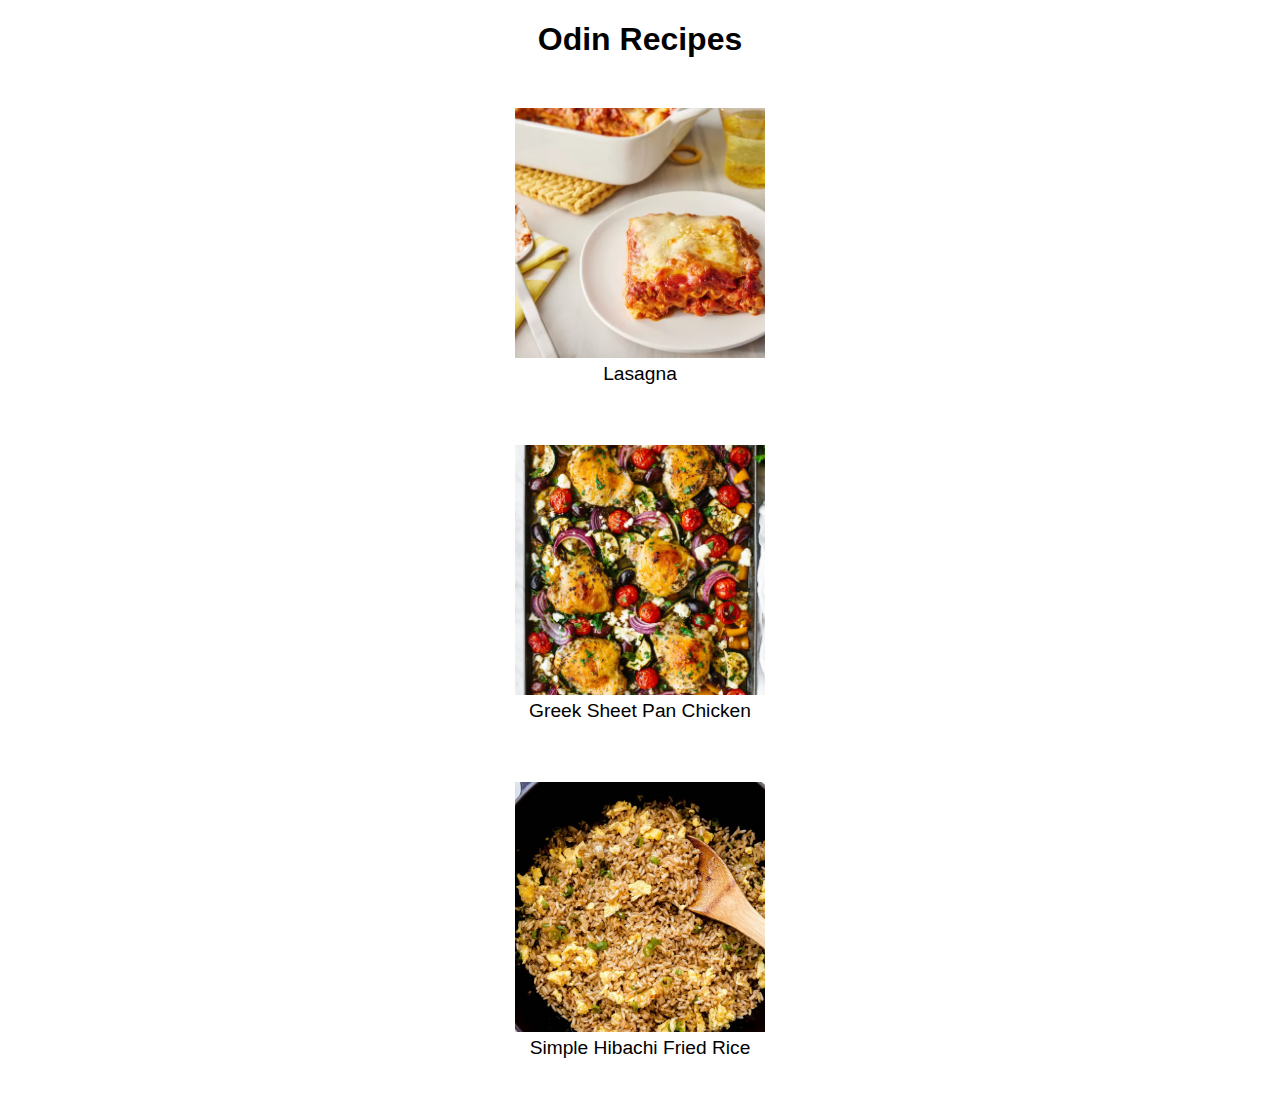
<file: index.html>
<!DOCTYPE html>
<html lang="en">
    <head>
        <meta charset="UTF-8">
        <meta name="viewport" content="width=device-width, initial-scale=1.0">
        <title>Odin Recipes</title>
        <link rel="stylesheet" href="style.css">
    </head>
    <body>
        <h1>Odin Recipes</h1>
        <div class="recipe-list">
            <a class="recipe-card" href="./recipes/lasagna.html">
                <img src="../images/lasagna.webp" alt="Lasagna">
                <p>Lasagna</p>
            </a>
            <a class="recipe-card" href="./recipes/greekSheetPanChicken.html">
                <img src="../images/greekSheetPanChicken.webp" alt="Lasagna">
                <p>Greek Sheet Pan Chicken</p>
            </a>
            <a class="recipe-card" href="./recipes/hibachiFriedRice.html">
                <img src="../images/hibachiFriedRice.jpg" alt="Lasagna">
                <p>Simple Hibachi Fried Rice</p>
            </a>
        </div>
    </body>
</html>
</file>
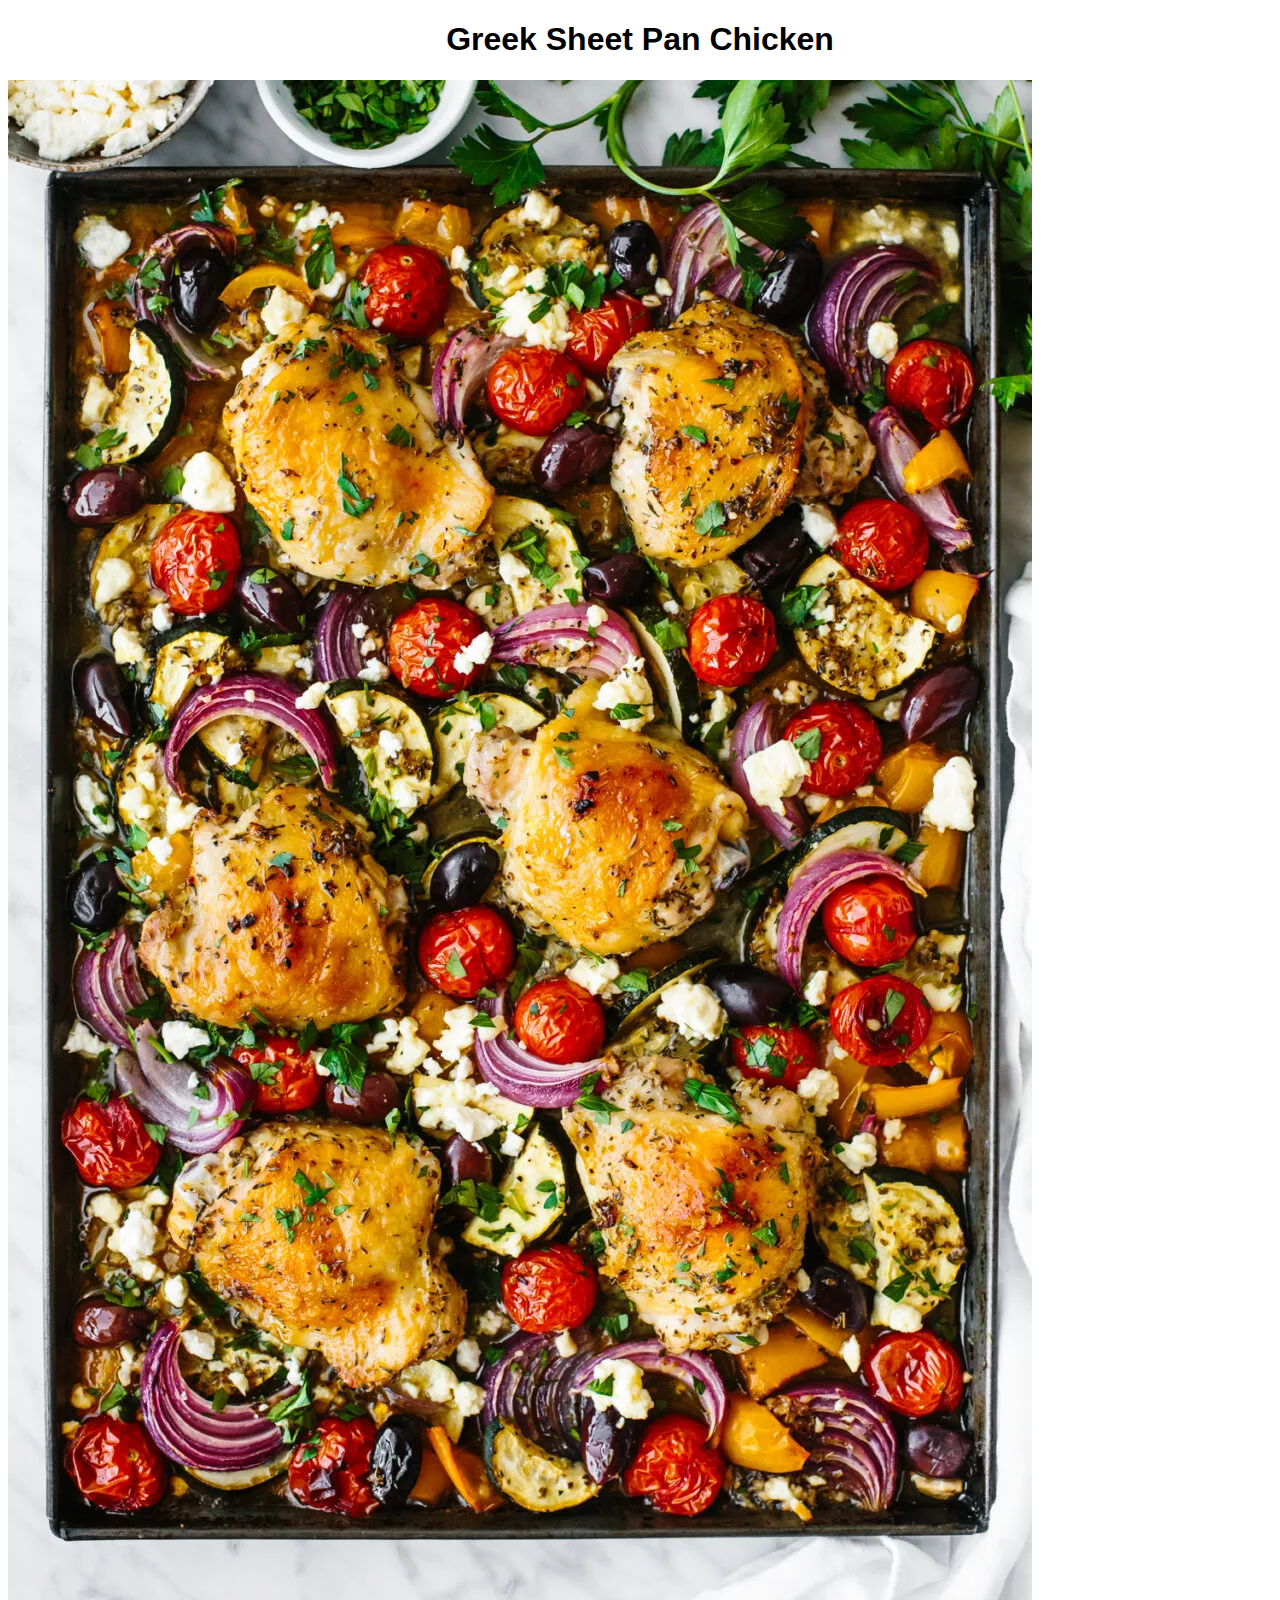
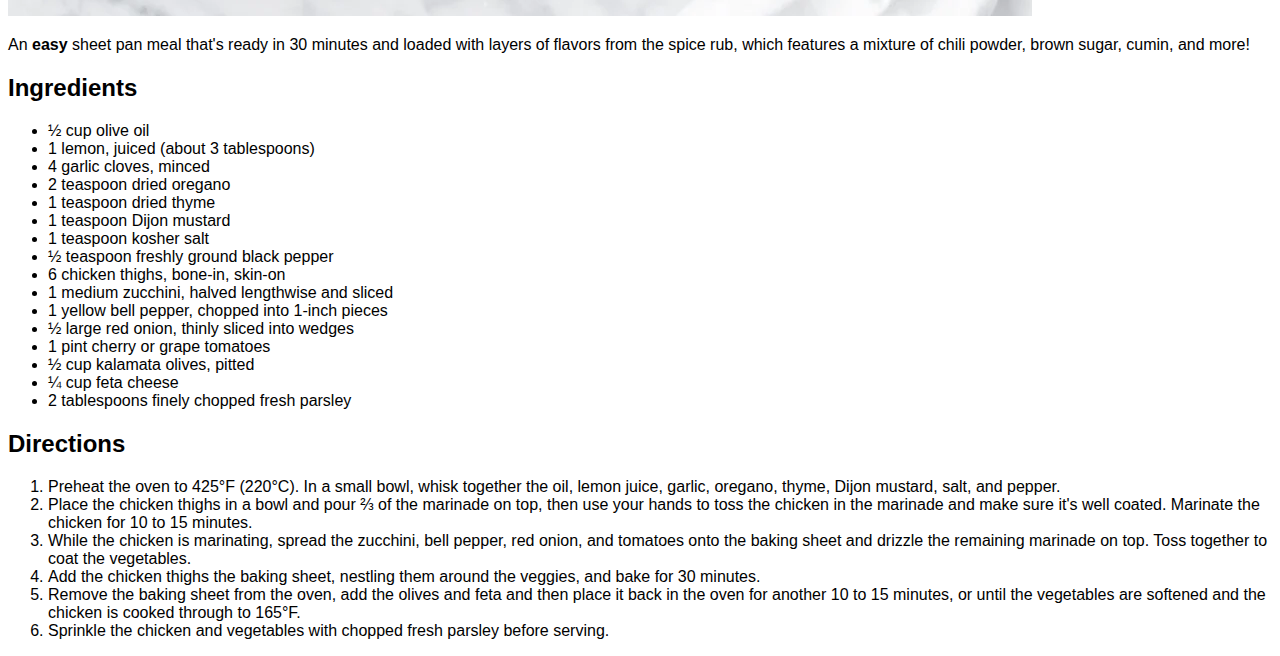
<file: recipes/greekSheetPanChicken.html>
<!DOCTYPE html>
<html lang="en">
    <head>
        <meta charset="UTF-8">
        <meta name="viewport" content="width=device-width, initial-scale=1.0">
        <title>Greek Sheet Pan Chicken - Odin Recipes</title>
        <link rel="stylesheet" href="../style.css">
    </head>
    <body>
        <h1>Greek Sheet Pan Chicken</h1>
        <img src="../images/greekSheetPanChicken.webp" alt="Greek Sheet Pan Chicken">
        <p>An <strong>easy</strong> sheet pan meal that's ready in 30 minutes and loaded with layers of flavors from the spice rub, which features a mixture of chili powder, brown sugar, cumin, and more!</p>
        <h2>Ingredients</h2>
        <ul>
            <li>½ cup olive oil</li>
            <li>1 lemon, juiced (about 3 tablespoons)</li>
            <li>4 garlic cloves, minced</li>
            <li>2 teaspoon dried oregano</li>
            <li>1 teaspoon dried thyme</li>
            <li>1 teaspoon Dijon mustard</li>
            <li>1 teaspoon kosher salt</li>
            <li>½ teaspoon freshly ground black pepper</li>
            <li>6 chicken thighs, bone-in, skin-on</li>
            <li>1 medium zucchini, halved lengthwise and sliced</li>
            <li>1 yellow bell pepper, chopped into 1-inch pieces</li>
            <li>½ large red onion, thinly sliced into wedges</li>
            <li>1 pint cherry or grape tomatoes</li>
            <li>½ cup kalamata olives, pitted</li>
            <li>¼ cup feta cheese</li>
            <li>2 tablespoons finely chopped fresh parsley</li>
        </ul>
        <h2>Directions</h2>
        <ol>
            <li>Preheat the oven to 425°F (220°C). In a small bowl, whisk together the oil, lemon juice, garlic, oregano, thyme, Dijon mustard, salt, and pepper.</li>
            <li>Place the chicken thighs in a bowl and pour ⅔ of the marinade on top, then use your hands to toss the chicken in the marinade and make sure it's well coated. Marinate the chicken for 10 to 15 minutes.</li>
            <li>While the chicken is marinating, spread the zucchini, bell pepper, red onion, and tomatoes onto the baking sheet and drizzle the remaining marinade on top. Toss together to coat the vegetables.</li>
            <li>Add the chicken thighs the baking sheet, nestling them around the veggies, and bake for 30 minutes.</li>
            <li>Remove the baking sheet from the oven, add the olives and feta and then place it back in the oven for another 10 to 15 minutes, or until the vegetables are softened and the chicken is cooked through to 165°F.</li>
            <li>Sprinkle the chicken and vegetables with chopped fresh parsley before serving.</li>
        </ol>
    </body>
</html>
</file>
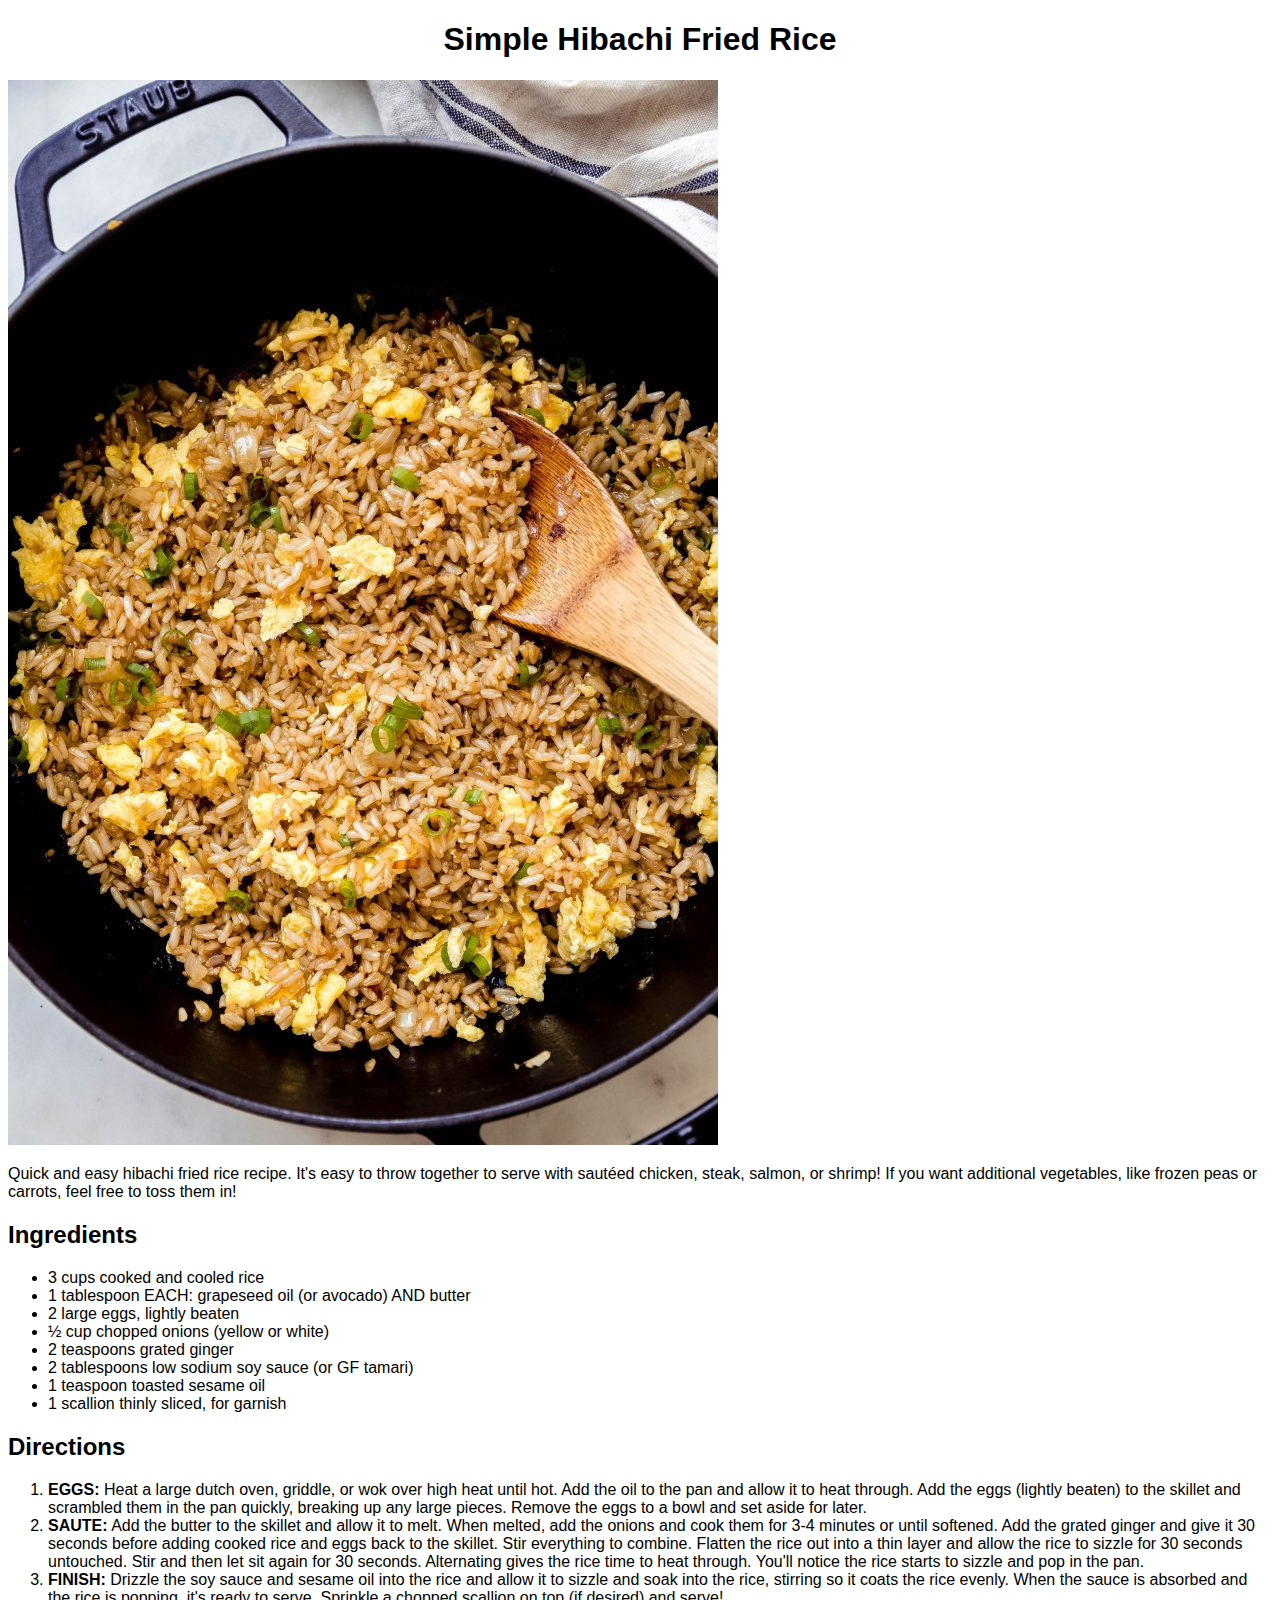
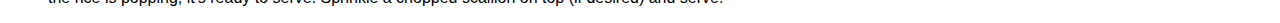
<file: recipes/hibachiFriedRice.html>
<!DOCTYPE html>
<html lang="en">
    <head>
        <meta charset="UTF-8">
        <meta name="viewport" content="width=device-width, initial-scale=1.0">
        <title>Simple Hibachi Fried Rice - Odin Recipes</title>
        <link rel="stylesheet" href="../style.css">

    </head>
    <body>
        <h1>Simple Hibachi Fried Rice</h1>
        <img src="../images/hibachiFriedRice.jpg" alt="Lasagna">
        <p>Quick and easy hibachi fried rice recipe. It's easy to throw together to serve with sautéed chicken, steak, salmon, or shrimp! If you want additional vegetables, like frozen peas or carrots, feel free to toss them in!</p>
        <h2>Ingredients</h2>
        <ul>
            <li>3 cups cooked and cooled rice</li>
            <li>1 tablespoon EACH: grapeseed oil (or avocado) AND butter</li>
            <li>2 large eggs, lightly beaten</li>
            <li>½ cup chopped onions (yellow or white)</li>
            <li>2 teaspoons grated ginger</li>
            <li>2 tablespoons low sodium soy sauce (or GF tamari)</li>
            <li>1 teaspoon toasted sesame oil</li>
            <li>1 scallion thinly sliced, for garnish</li>
        </ul>
        <h2>Directions</h2>
        <ol>
            <li><strong>EGGS:</strong> Heat a large dutch oven, griddle, or wok over high heat until hot. Add the oil to the pan and allow it to heat through. Add the eggs (lightly beaten) to the skillet and scrambled them in the pan quickly, breaking up any large pieces. Remove the eggs to a bowl and set aside for later.</li>
            <li><strong>SAUTE:</strong> Add the butter to the skillet and allow it to melt. When melted, add the onions and cook them for 3-4 minutes or until softened. Add the grated ginger and give it 30 seconds before adding cooked rice and eggs back to the skillet. Stir everything to combine. Flatten the rice out into a thin layer and allow the rice to sizzle for 30 seconds untouched. Stir and then let sit again for 30 seconds. Alternating gives the rice time to heat through. You'll notice the rice starts to sizzle and pop in the pan.</li>
            <li><strong>FINISH:</strong> Drizzle the soy sauce and sesame oil into the rice and allow it to sizzle and soak into the rice, stirring so it coats the rice evenly. When the sauce is absorbed and the rice is popping, it's ready to serve. Sprinkle a chopped scallion on top (if desired) and serve!</li>
        </ol>
    </body>
</html>
</file>
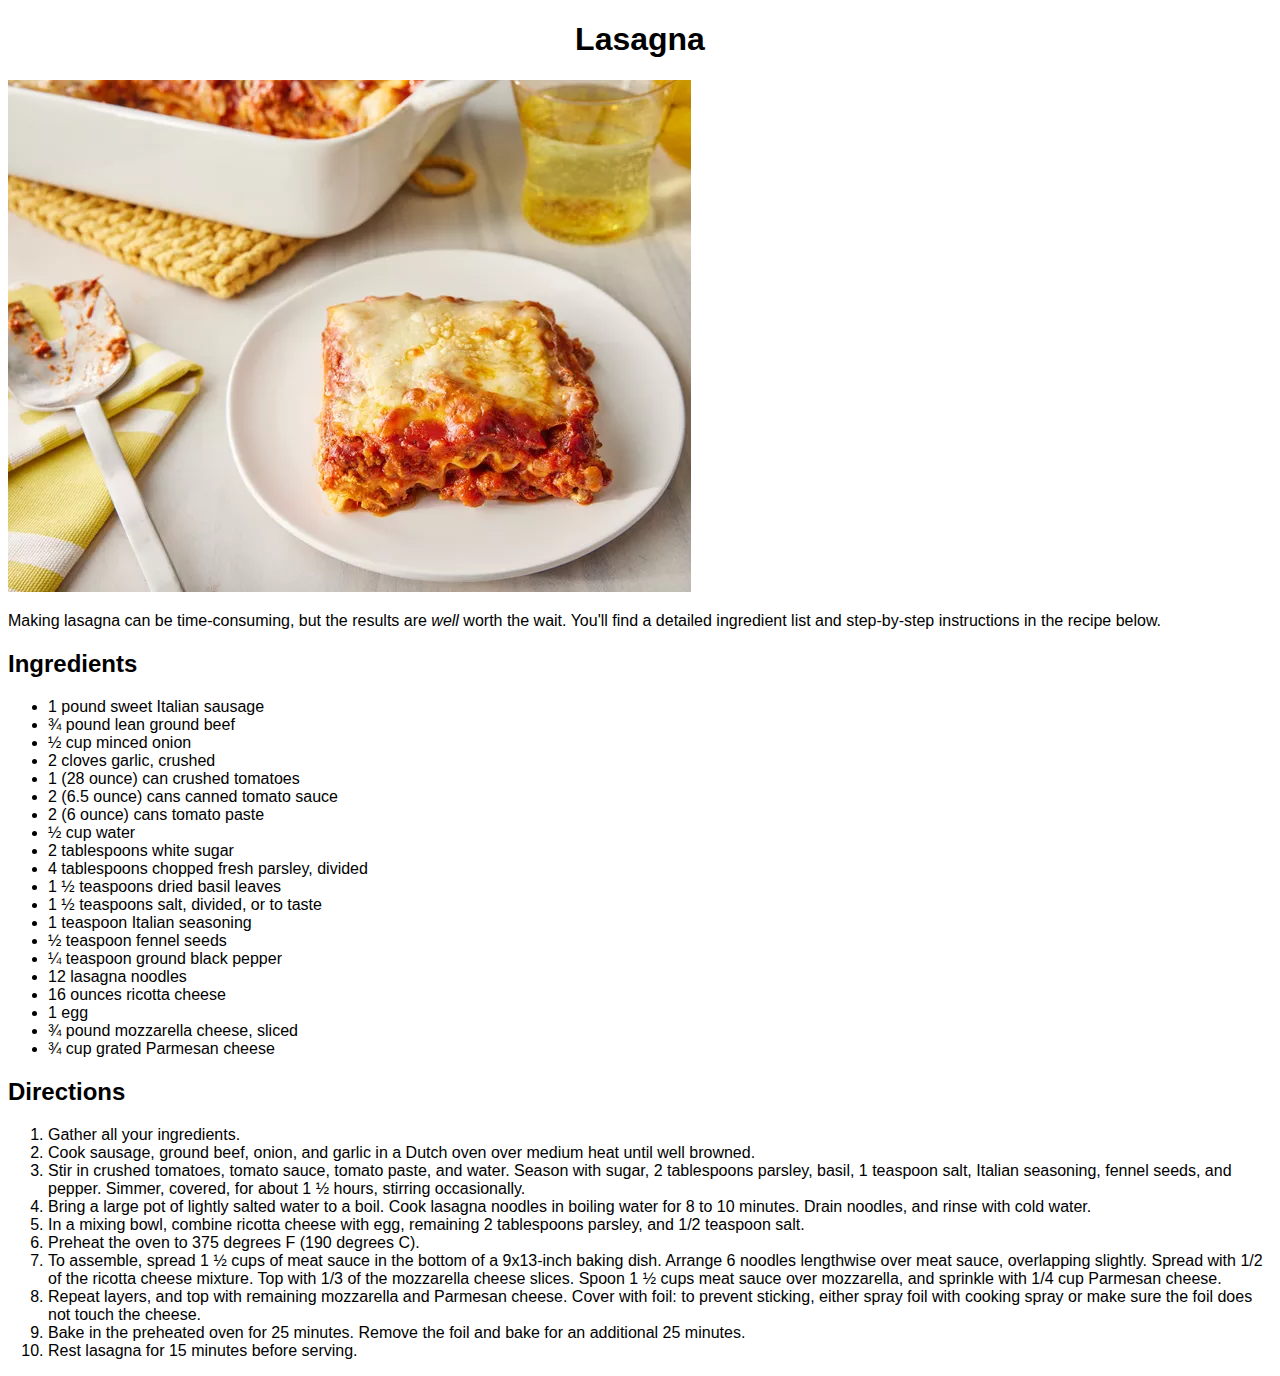
<file: recipes/lasagna.html>
<!DOCTYPE html>
<html lang="en">
    <head>
        <meta charset="UTF-8">
        <meta name="viewport" content="width=device-width, initial-scale=1.0">
        <title>Lasagna - Odin Recipes</title>
        <link rel="stylesheet" href="../style.css">

    </head>
    <body>
        <h1>Lasagna</h1>
        <img src="../images/lasagna.webp" alt="Lasagna">
        <p>Making lasagna can be time-consuming, but the results are <em>well</em> worth the wait. You'll find a detailed ingredient list and step-by-step instructions in the recipe below.</p>
        <h2>Ingredients</h2>
        <ul>
            <li>1 pound sweet Italian sausage</li>
            <li>¾ pound lean ground beef</li>
            <li>½ cup minced onion</li>
            <li>2 cloves garlic, crushed</li>
            <li>1 (28 ounce) can crushed tomatoes</li>
            <li>2 (6.5 ounce) cans canned tomato sauce</li>
            <li>2 (6 ounce) cans tomato paste</li>
            <li>½ cup water</li>
            <li>2 tablespoons white sugar</li>
            <li>4 tablespoons chopped fresh parsley, divided</li>
            <li>1 ½ teaspoons dried basil leaves</li>
            <li>1 ½ teaspoons salt, divided, or to taste</li>
            <li>1 teaspoon Italian seasoning</li>
            <li>½ teaspoon fennel seeds</li>
            <li>¼ teaspoon ground black pepper</li>
            <li>12 lasagna noodles</li>
            <li>16 ounces ricotta cheese</li>
            <li>1 egg</li>
            <li>¾ pound mozzarella cheese, sliced</li>
            <li>¾ cup grated Parmesan cheese</li>
        </ul>
        <h2>Directions</h2>
        <ol>
            <li>Gather all your ingredients.</li>
            <li>Cook sausage, ground beef, onion, and garlic in a Dutch oven over medium heat until well browned.</li>
            <li>Stir in crushed tomatoes, tomato sauce, tomato paste, and water. Season with sugar, 2 tablespoons parsley, basil, 1 teaspoon salt, Italian seasoning, fennel seeds, and pepper. Simmer, covered, for about 1 ½ hours, stirring occasionally.</li>
            <li>Bring a large pot of lightly salted water to a boil. Cook lasagna noodles in boiling water for 8 to 10 minutes. Drain noodles, and rinse with cold water.</li>
            <li>In a mixing bowl, combine ricotta cheese with egg, remaining 2 tablespoons parsley, and 1/2 teaspoon salt.</li>
            <li>Preheat the oven to 375 degrees F (190 degrees C).</li>
            <li>To assemble, spread 1 ½ cups of meat sauce in the bottom of a 9x13-inch baking dish. Arrange 6 noodles lengthwise over meat sauce, overlapping slightly. Spread with 1/2 of the ricotta cheese mixture. Top with 1/3 of the mozzarella cheese slices. Spoon 1 ½ cups meat sauce over mozzarella, and sprinkle with 1/4 cup Parmesan cheese.</li>
            <li>Repeat layers, and top with remaining mozzarella and Parmesan cheese. Cover with foil: to prevent sticking, either spray foil with cooking spray or make sure the foil does not touch the cheese.</li>
            <li>Bake in the preheated oven for 25 minutes. Remove the foil and bake for an additional 25 minutes.</li>
            <li>Rest lasagna for 15 minutes before serving.</li>
        </ol>
    </body>
</html>
</file>
<file: style.css>
* {
  box-sizing: border-box;
}

body {
  font-family: Arial, Helvetica, sans-serif;
  /* outline: auto; */
}

h1 {
  text-align: center;
}

.recipe-card {
  display: block;
  text-align: center;
  color: black;
  font-size: larger;
  text-decoration: none;
  margin: 40px 200px;
  padding: 10px;
  /* outline: auto;
  outline-color: bisque; */
}

.recipe-card:hover {
  text-decoration: underline;
}

.recipe-card img {
  height: 250px; 
  width: 250px;
  object-fit: cover;
}

.recipe-card p {
  margin: 0;
}
</file>
